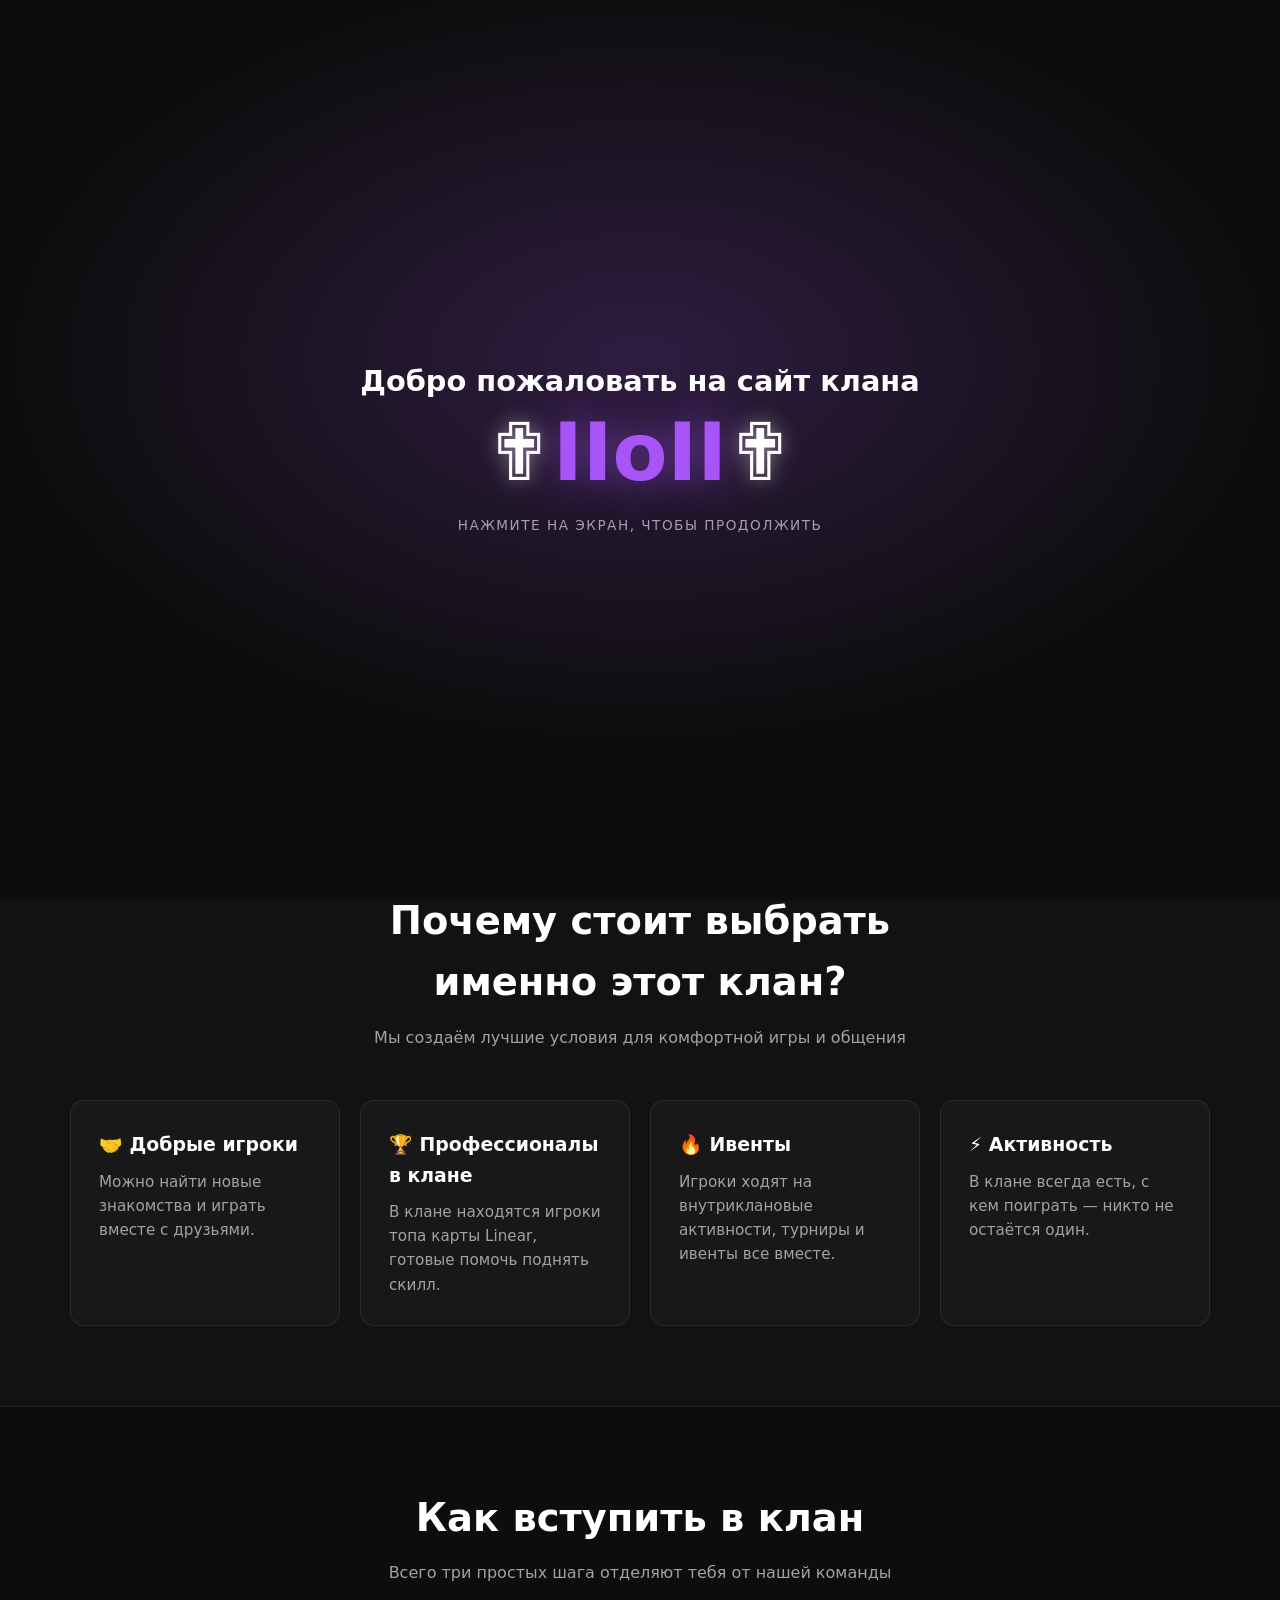
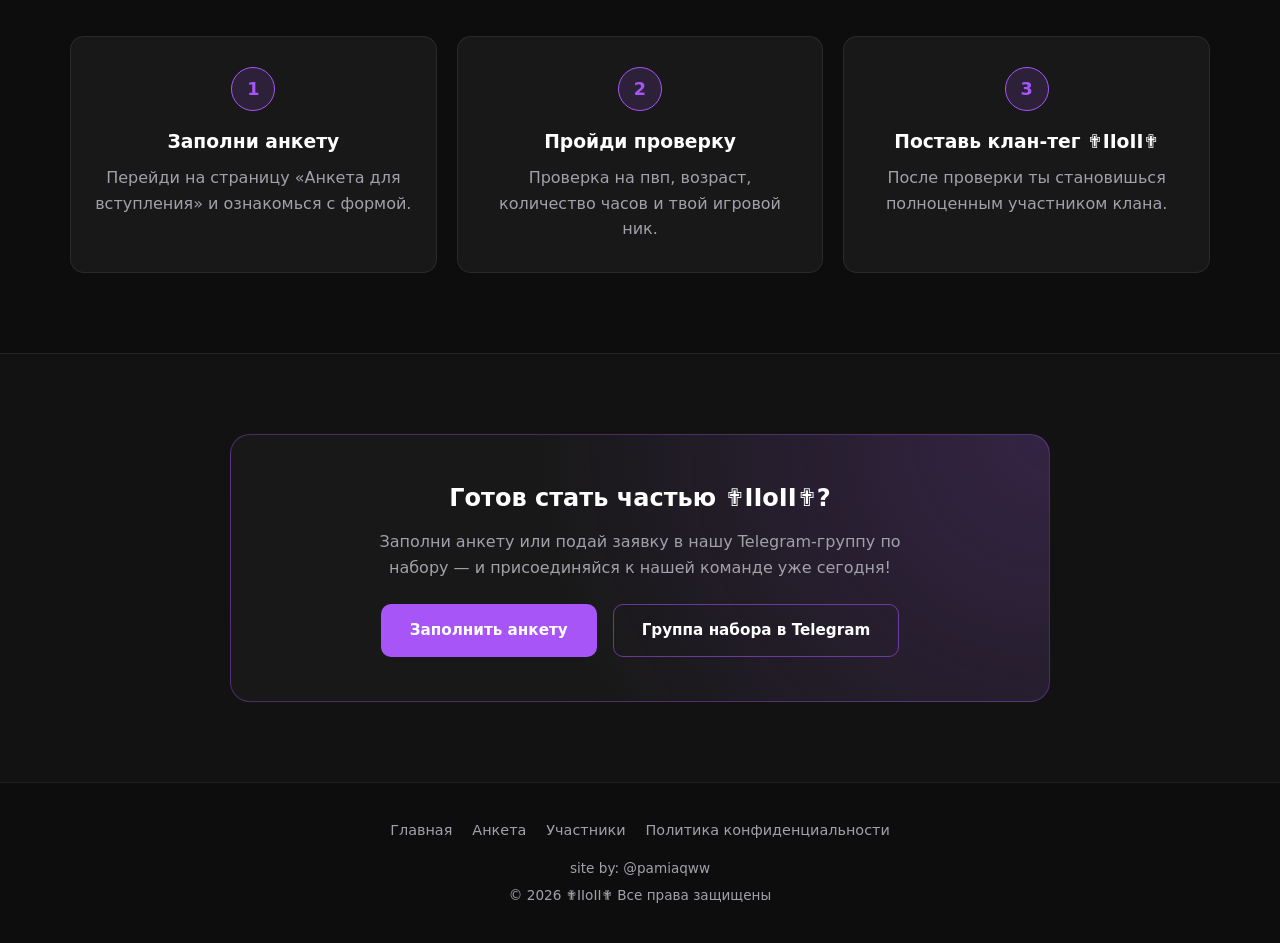
<file: index.html>
<!DOCTYPE html>
<html lang="ru">
<head>
    <meta charset="UTF-8">
    <meta name="viewport" content="width=device-width, initial-scale=1.0">
    <title>✟IIoII✟ — игровой клан DDNet</title>
    <link rel="stylesheet" href="style.css">
</head>
<body>

    <!-- ===== ЗАСТАВКА ===== -->
    <div class="welcome-overlay" id="welcomeOverlay">
        <div class="welcome-text">Добро пожаловать на сайт клана</div>
        <div class="welcome-clan-name"><span class="cross">✟</span>IIoII<span class="cross">✟</span></div>
        <div class="welcome-hint">нажмите на экран, чтобы продолжить</div>
    </div>
    <!-- ==================== -->

    <div class="header">
        <div class="container header-inner">
            <a href="index.html" class="logo">
                ✟<span>IIoII</span>✟ <span class="logo-tag">ddnet</span>
            </a>

            <div class="nav" id="mainNav">
                <a href="index.html" class="active">Главная</a>
                <a href="requirements.html">Анкета для вступления</a>
                <a href="members.html">Список участников</a>
                <a href="team.html">Союзы клана</a>
                <a href="rules.html">Правила клана</a>
            </div>

            <a href="https://t.me/+DxUmRJrFyBVmZDEy" target="_blank" class="btn btn-primary btn-sm header-cta">Вступить</a>

            <button class="burger" id="burgerBtn" aria-label="Меню">
                <span></span>
                <span></span>
                <span></span>
            </button>
        </div>
    </div>

    <div class="page-body">
        <div class="hero">
            <div class="container">
                <div class="hero-badge">Клан DDNet</div>
                <h1>✟<span class="accent">IIoII</span>✟</h1>
                <p>Мы — дружная команда единомышленников, которые любят играть вместе, прокачивать свой скилл и собираться на общие ивенты. У нас ты легко найдёшь верных тиммейтов, сможешь фаниться, помогать друг другу и просто круто проводить время в компании своих!</p>
                <div class="hero-actions">
                    <a href="requirements.html" class="btn btn-primary">Подать анкету</a>
                    <a href="members.html" class="btn btn-outline">Список участников</a>
                </div>

                <div class="stats-grid">
                    <div class="stat-card">
                        <div class="stat-num" id="membersCountStat">19</div>
                        <div class="stat-label">участников в клане</div>
                    </div>
                    <div class="stat-card">
                        <div class="stat-num">200+</div>
                        <div class="stat-label">часов нужно для вступления</div>
                    </div>
                </div>
            </div>
        </div>

        <div class="section">
            <div class="container">
                <div class="section-head">
                    <h2>Почему стоит выбрать именно этот клан?</h2>
                    <p>Мы создаём лучшие условия для комфортной игры и общения</p>
                </div>
                <div class="features">
                    <div class="card">
                        <h3>🤝 Добрые игроки</h3>
                        <p>Можно найти новые знакомства и играть вместе с друзьями.</p>
                    </div>
                    <div class="card">
                        <h3>🏆 Профессионалы в клане</h3>
                        <p>В клане находятся игроки топа карты Linear, готовые помочь поднять скилл.</p>
                    </div>
                    <div class="card">
                        <h3>🔥 Ивенты</h3>
                        <p>Игроки ходят на внутриклановые активности, турниры и ивенты все вместе.</p>
                    </div>
                    <div class="card">
                        <h3>⚡ Активность</h3>
                        <p>В клане всегда есть, с кем поиграть — никто не остаётся один.</p>
                    </div>
                </div>
            </div>
        </div>

        <div class="section section-dark">
            <div class="container">
                <div class="section-head">
                    <h2>Как вступить в клан</h2>
                    <p>Всего три простых шага отделяют тебя от нашей команды</p>
                </div>
                <div class="steps-grid">
                    <div class="step-card">
                        <div class="step-num">1</div>
                        <h3>Заполни анкету</h3>
                        <p style="color: var(--text-dim); margin-top: 8px;">Перейди на страницу «Анкета для вступления» и ознакомься с формой.</p>
                    </div>
                    <div class="step-card">
                        <div class="step-num">2</div>
                        <h3>Пройди проверку</h3>
                        <p style="color: var(--text-dim); margin-top: 8px;">Проверка на пвп, возраст, количество часов и твой игровой ник.</p>
                    </div>
                    <div class="step-card">
                        <div class="step-num">3</div>
                        <h3>Поставь клан-тег ✟IIoII✟</h3>
                        <p style="color: var(--text-dim); margin-top: 8px;">После проверки ты становишься полноценным участником клана.</p>
                    </div>
                </div>
            </div>
        </div>

        <div class="section">
            <div class="container">
                <div class="cta-box">
                    <h2>Готов стать частью ✟IIoII✟?</h2>
                    <p>Заполни анкету или подай заявку в нашу Telegram-группу по набору — и присоединяйся к нашей команде уже сегодня!</p>
                    <div class="hero-actions">
                        <a href="requirements.html" class="btn btn-primary">Заполнить анкету</a>
                        <a href="https://t.me/+DxUmRJrFyBVmZDEy" target="_blank" class="btn btn-outline">Группа набора в Telegram</a>
                    </div>
                </div>
            </div>
        </div>
    </div>

    <div class="footer">
        <div class="container">
            <div class="footer-links">
                <a href="index.html">Главная</a>
                <a href="requirements.html">Анкета</a>
                <a href="members.html">Участники</a>
                <a href="privacy.html">Политика конфиденциальности</a>
            </div>
            <div class="footer-meta">
                <span>site by: @pamiaqww</span>
                <span>© 2026 ✟IIoII✟ Все права защищены</span>
            </div>
        </div>
    </div>

    <script src="script.js"></script>
</body>
</html>
</file>
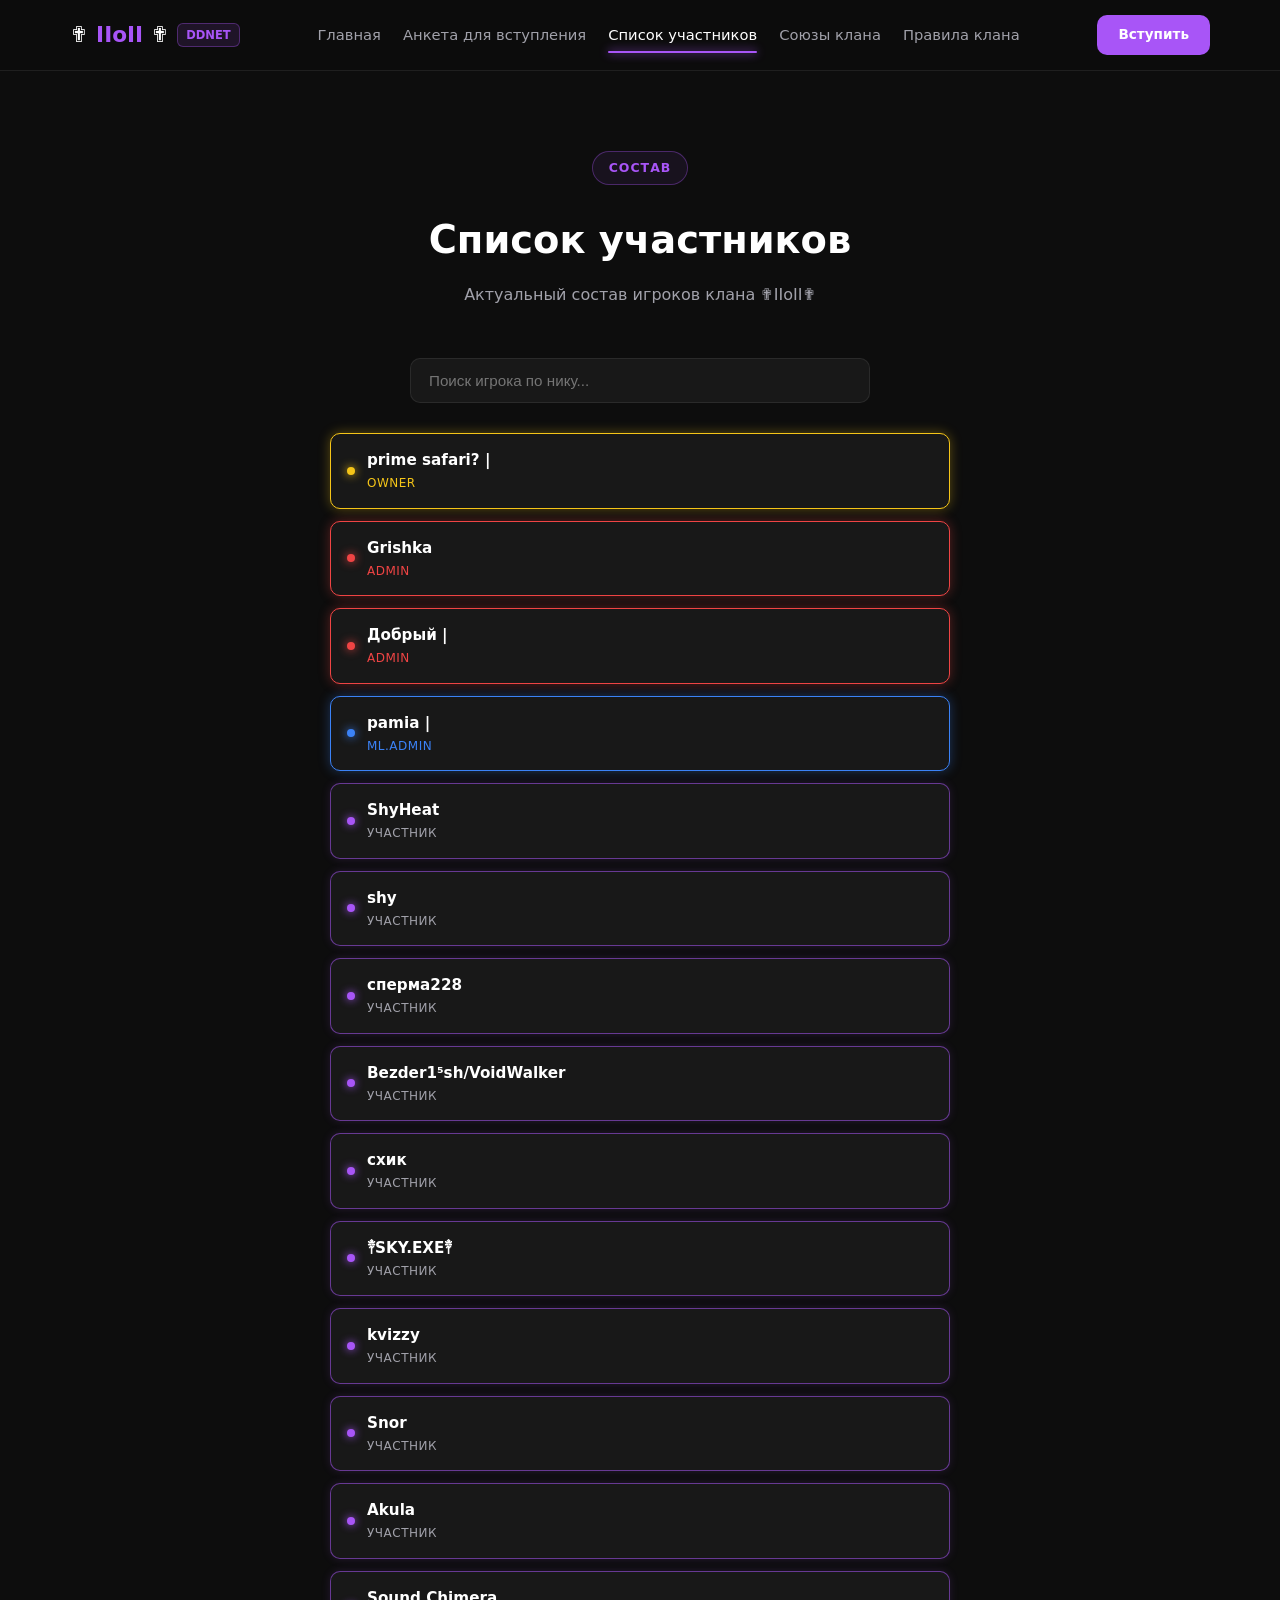
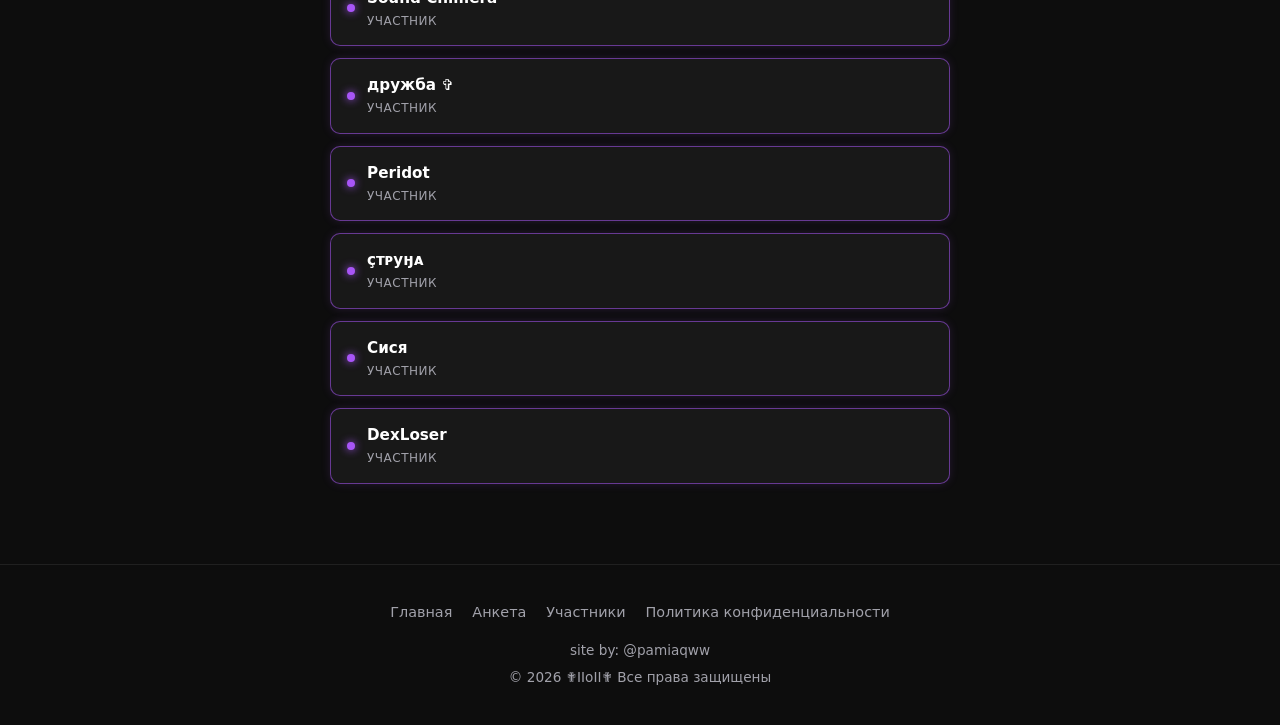
<file: members.html>
<!DOCTYPE html>
<html lang="ru">
<head>
    <meta charset="UTF-8">
    <meta name="viewport" content="width=device-width, initial-scale=1.0">
    <title>Список участников — ✟IIoII✟</title>
    <link rel="stylesheet" href="style.css">
    <link rel="stylesheet" href="members.css">
</head>
<body>

    <div class="header">
        <div class="container header-inner">
            <a href="index.html" class="logo">
                ✟<span>IIoII</span>✟ <span class="logo-tag">ddnet</span>
            </a>

            <div class="nav" id="mainNav">
                <a href="index.html">Главная</a>
                <a href="requirements.html">Анкета для вступления</a>
                <a href="members.html" class="active">Список участников</a>
                <a href="team.html">Союзы клана</a>
                <a href="rules.html">Правила клана</a>
            </div>

            <a href="https://t.me" target="_blank" class="btn btn-primary btn-sm header-cta">Вступить</a>

            <button class="burger" id="burgerBtn" aria-label="Меню">
                <span></span>
                <span></span>
                <span></span>
            </button>
        </div>
    </div>

    <div class="page-body">
        <div class="section section-dark" style="border-top: none;">
            <div class="container">
                <div class="section-head">
                    <div class="hero-badge">Состав</div>
                    <h1>Список участников</h1>
                    <p>Актуальный состав игроков клана ✟IIoII✟</p>
                </div>

                <div class="search-bar">
                    <input type="text" id="memberSearch" placeholder="Поиск игрока по нику..." oninput="filterMembers()">
                </div>

                <div class="members-grid" id="membersList"></div>
            </div>
        </div>
    </div>

    <div class="footer">
        <div class="container">
            <div class="footer-links">
                <a href="index.html">Главная</a>
                <a href="requirements.html">Анкета</a>
                <a href="members.html">Участники</a>
                <a href="privacy.html">Политика конфиденциальности</a>
            </div>
            <div class="footer-meta">
                <span>site by: @pamiaqww</span>
                <span>© 2026 ✟IIoII✟ Все права защищены</span>
            </div>
        </div>
    </div>

    <script src="script.js"></script>
</body>
</html>
</file>
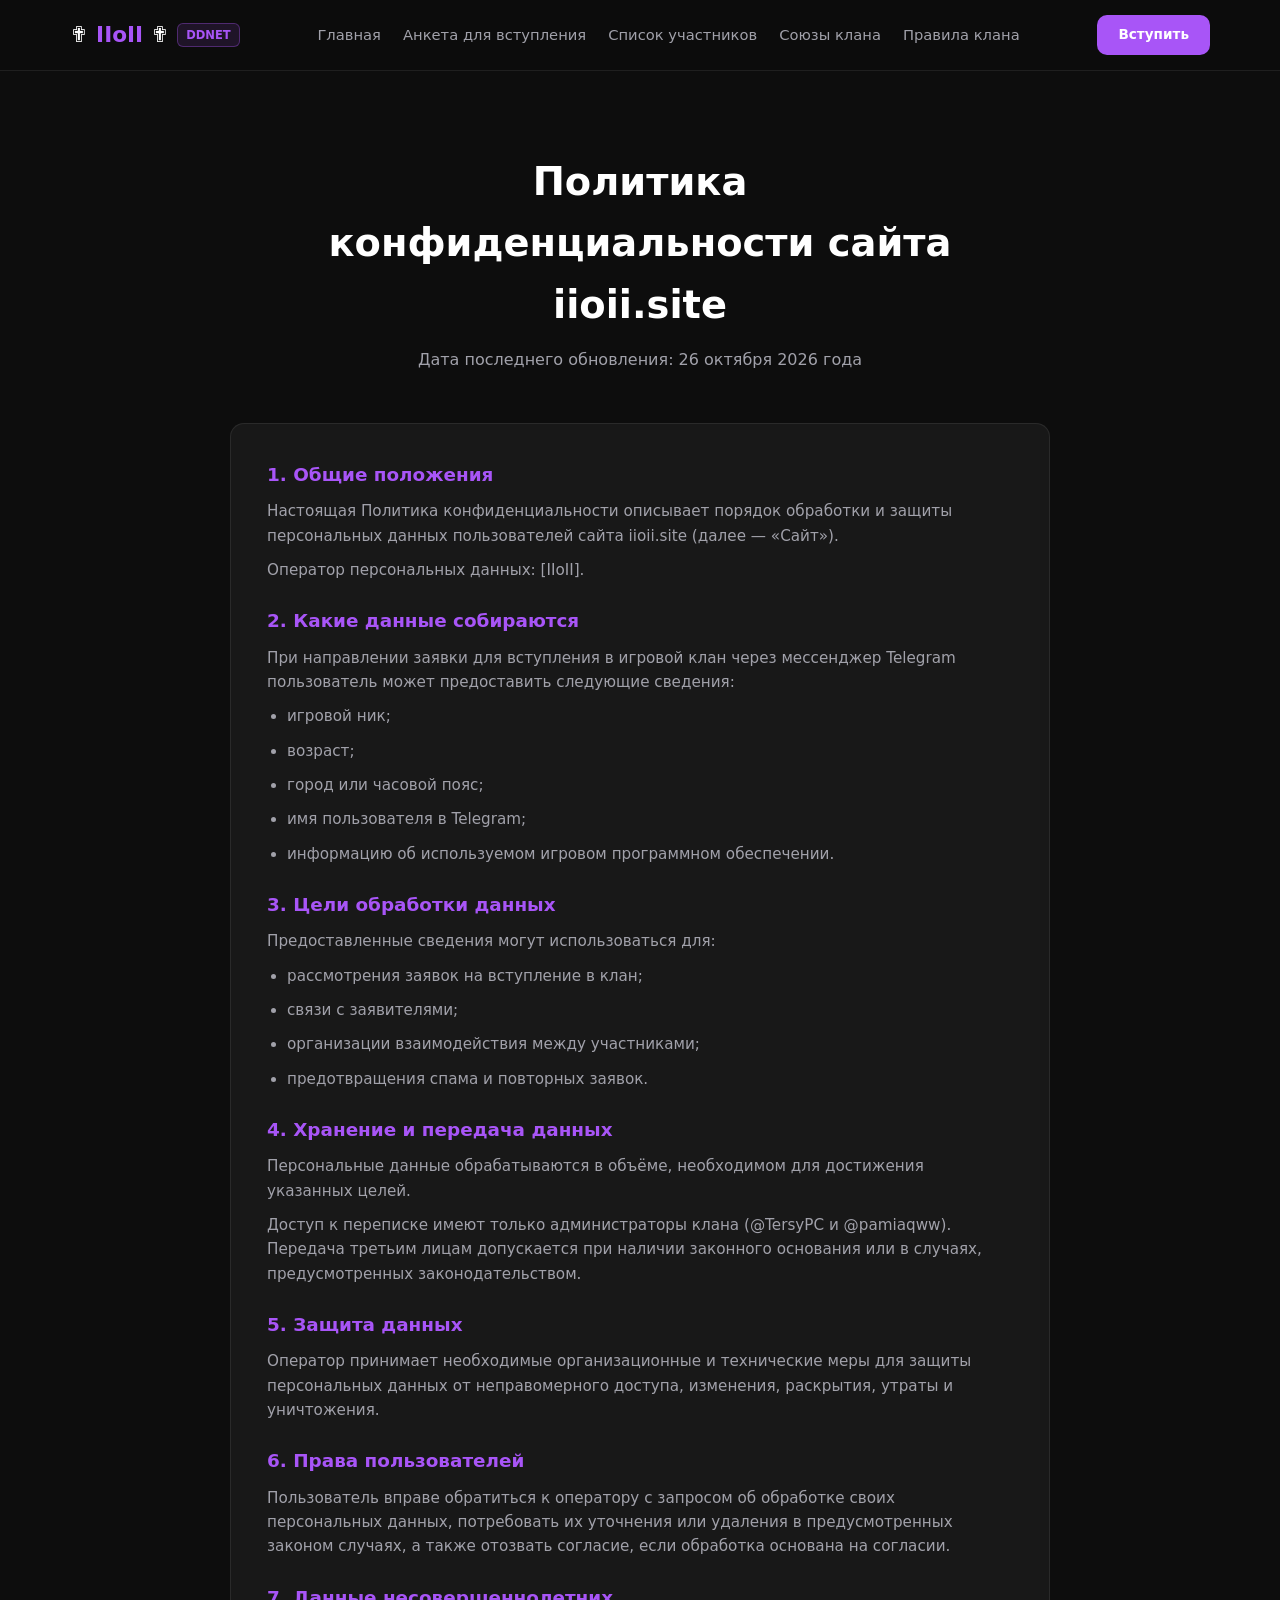
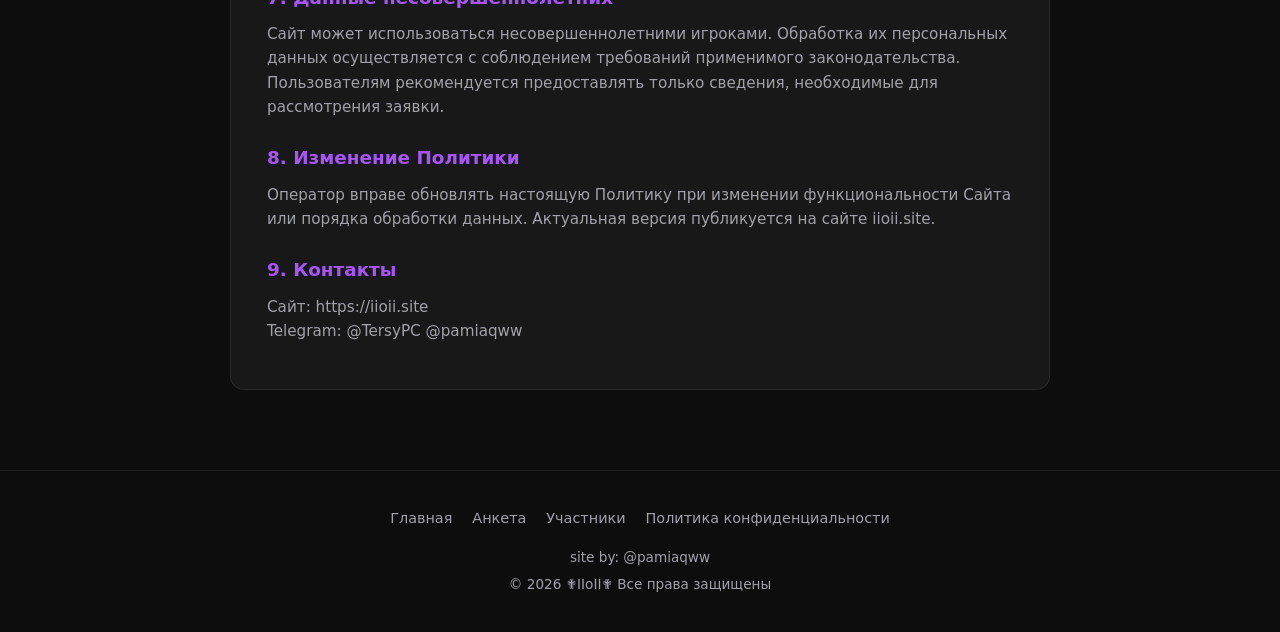
<file: privacy.html>
<!DOCTYPE html>
<html lang="ru">
<head>
    <meta charset="UTF-8">
    <meta name="viewport" content="width=device-width, initial-scale=1.0">
    <title>Политика конфиденциальности — ✟IIoII✟</title>
    <link rel="stylesheet" href="style.css">
    <link rel="stylesheet" href="privacy.css">
</head>
<body>

    <div class="header">
        <div class="container header-inner">
            <a href="index.html" class="logo">
                ✟<span>IIoII</span>✟ <span class="logo-tag">ddnet</span>
            </a>

            <div class="nav" id="mainNav">
                <a href="index.html">Главная</a>
                <a href="requirements.html">Анкета для вступления</a>
                <a href="members.html">Список участников</a>
                <a href="team.html">Союзы клана</a>
                <a href="rules.html">Правила клана</a>
            </div>

            <a href="https://t.me" target="_blank" class="btn btn-primary btn-sm header-cta">Вступить</a>

            <button class="burger" id="burgerBtn" aria-label="Меню">
                <span></span>
                <span></span>
                <span></span>
            </button>
        </div>
    </div>

    <div class="page-body">
        <div class="section section-dark" style="border-top: none;">
            <div class="container">
                <div class="section-head">
                    <h1>Политика конфиденциальности сайта iioii.site</h1>
                    <p>Дата последнего обновления: 26 октября 2026 года</p>
                </div>

                <div class="privacy-content">
                    <h3>1. Общие положения</h3>
                    <p>Настоящая Политика конфиденциальности описывает порядок обработки и защиты персональных данных пользователей сайта iioii.site (далее — «Сайт»).</p>
                    <p>Оператор персональных данных: [IIoII].</p>

                    <h3>2. Какие данные собираются</h3>
                    <p>При направлении заявки для вступления в игровой клан через мессенджер Telegram пользователь может предоставить следующие сведения:</p>
                    <ul>
                        <li>игровой ник;</li>
                        <li>возраст;</li>
                        <li>город или часовой пояс;</li>
                        <li>имя пользователя в Telegram;</li>
                        <li>информацию об используемом игровом программном обеспечении.</li>
                    </ul>

                    <h3>3. Цели обработки данных</h3>
                    <p>Предоставленные сведения могут использоваться для:</p>
                    <ul>
                        <li>рассмотрения заявок на вступление в клан;</li>
                        <li>связи с заявителями;</li>
                        <li>организации взаимодействия между участниками;</li>
                        <li>предотвращения спама и повторных заявок.</li>
                    </ul>

                    <h3>4. Хранение и передача данных</h3>
                    <p>Персональные данные обрабатываются в объёме, необходимом для достижения указанных целей.</p>
                    <p>Доступ к переписке имеют только администраторы клана (@TersyPC и @pamiaqww). Передача третьим лицам допускается при наличии законного основания или в случаях, предусмотренных законодательством.</p>

                    <h3>5. Защита данных</h3>
                    <p>Оператор принимает необходимые организационные и технические меры для защиты персональных данных от неправомерного доступа, изменения, раскрытия, утраты и уничтожения.</p>

                    <h3>6. Права пользователей</h3>
                    <p>Пользователь вправе обратиться к оператору с запросом об обработке своих персональных данных, потребовать их уточнения или удаления в предусмотренных законом случаях, а также отозвать согласие, если обработка основана на согласии.</p>

                    <h3>7. Данные несовершеннолетних</h3>
                    <p>Сайт может использоваться несовершеннолетними игроками. Обработка их персональных данных осуществляется с соблюдением требований применимого законодательства. Пользователям рекомендуется предоставлять только сведения, необходимые для рассмотрения заявки.</p>

                    <h3>8. Изменение Политики</h3>
                    <p>Оператор вправе обновлять настоящую Политику при изменении функциональности Сайта или порядка обработки данных. Актуальная версия публикуется на сайте iioii.site.</p>

                    <h3>9. Контакты</h3>
                    <p>Сайт: https://iioii.site<br>Telegram: @TersyPC @pamiaqww</p>
                </div>
            </div>
        </div>
    </div>

    <div class="footer">
        <div class="container">
            <div class="footer-links">
                <a href="index.html">Главная</a>
                <a href="requirements.html">Анкета</a>
                <a href="members.html">Участники</a>
                <a href="privacy.html">Политика конфиденциальности</a>
            </div>
            <div class="footer-meta">
                <span>site by: @pamiaqww</span>
                <span>© 2026 ✟IIoII✟ Все права защищены</span>
            </div>
        </div>
    </div>

    <script src="script.js"></script>
</body>
</html>
</file>
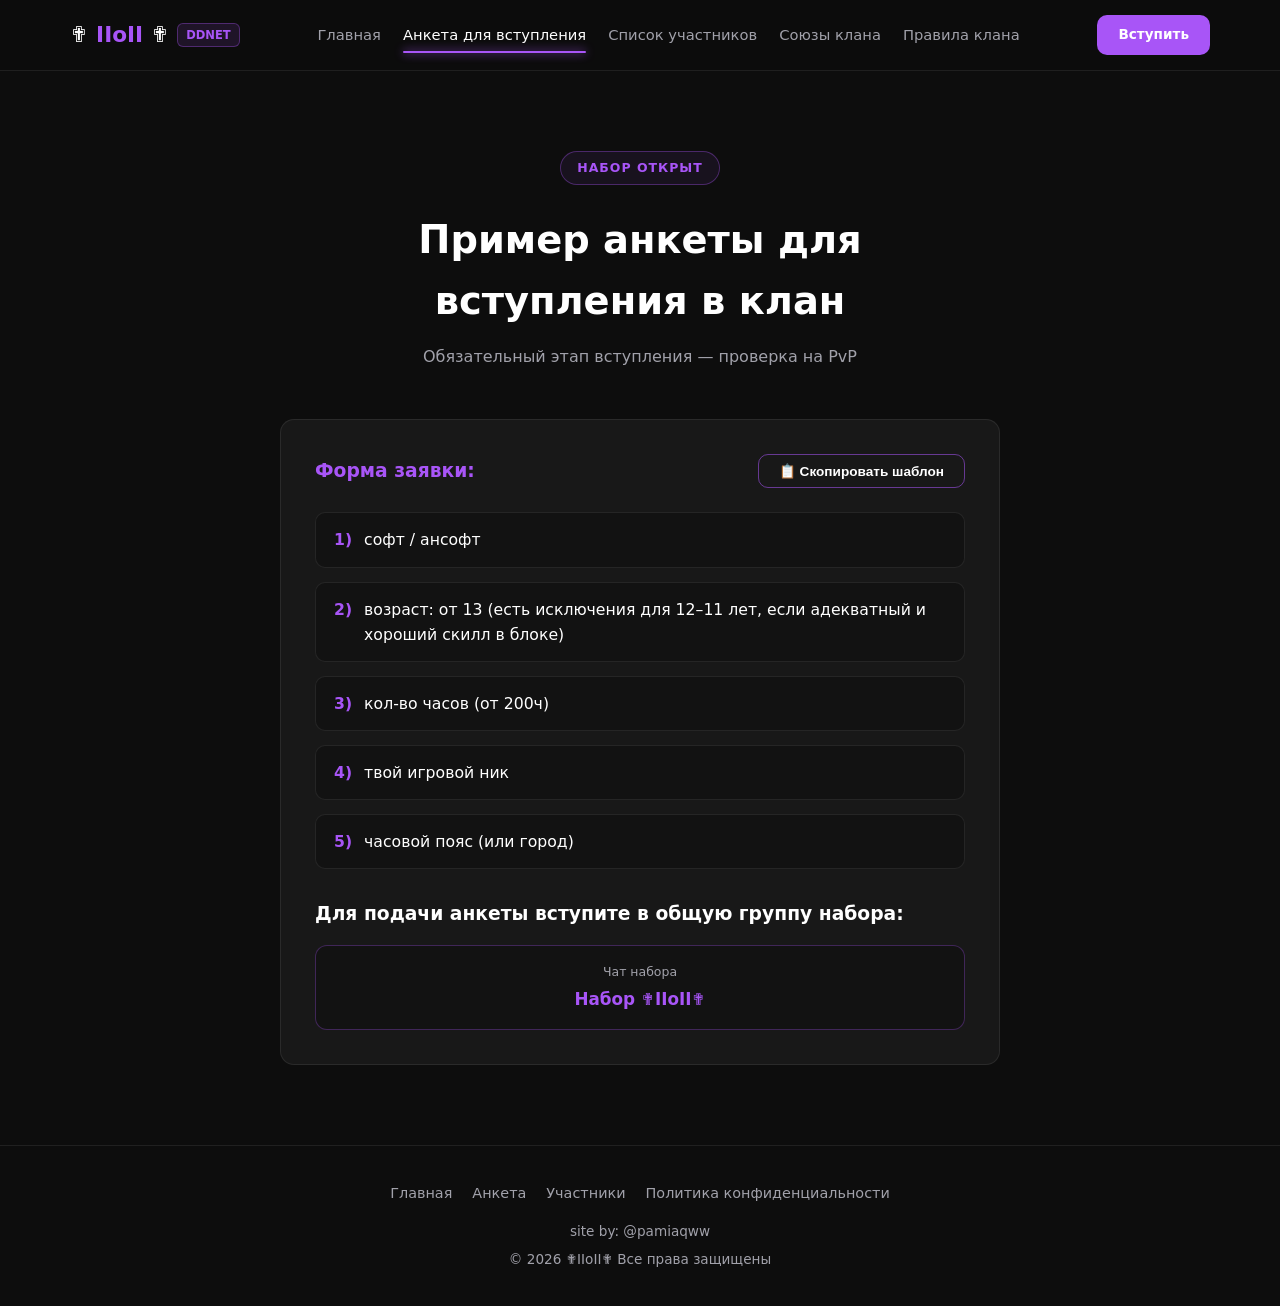
<file: requirements.html>
<!DOCTYPE html>
<html lang="ru">
<head>
    <meta charset="UTF-8">
    <meta name="viewport" content="width=device-width, initial-scale=1.0">
    <title>Анкета для вступления — ✟IIoII✟</title>
    <link rel="stylesheet" href="style.css">
    <link rel="stylesheet" href="requirements.css">
</head>
<body>

    <div class="header">
        <div class="container header-inner">
            <a href="index.html" class="logo">
                ✟<span>IIoII</span>✟ <span class="logo-tag">ddnet</span>
            </a>

            <div class="nav" id="mainNav">
                <a href="index.html">Главная</a>
                <a href="requirements.html" class="active">Анкета для вступления</a>
                <a href="members.html">Список участников</a>
                <a href="team.html">Союзы клана</a>
                <a href="rules.html">Правила клана</a>
            </div>

            <a href="https://t.me/+DxUmRJrFyBVmZDEy" target="_blank" class="btn btn-primary btn-sm header-cta">Вступить</a>

            <button class="burger" id="burgerBtn" aria-label="Меню">
                <span></span>
                <span></span>
                <span></span>
            </button>
        </div>
    </div>

    <div class="page-body">
        <div class="section section-dark" style="border-top: none;">
            <div class="container">
                <div class="section-head">
                    <div class="hero-badge">Набор открыт</div>
                    <h1>Пример анкеты для вступления в клан</h1>
                    <p>Обязательный этап вступления — проверка на PvP</p>
                </div>

                <div class="form-box">
                    <div class="form-header">
                        <h3 style="color: var(--accent);">Форма заявки:</h3>
                        <button onclick="copyTemplate()" class="btn btn-outline btn-sm" id="copyBtn">📋 Скопировать шаблон</button>
                    </div>

                    <ul class="req-list">
                        <li><span class="req-num">1)</span> <span>софт / ансофт</span></li>
                        <li><span class="req-num">2)</span> <span>возраст: от 13 (есть исключения для 12–11 лет, если адекватный и хороший скилл в блоке)</span></li>
                        <li><span class="req-num">3)</span> <span>кол-во часов (от 200ч)</span></li>
                        <li><span class="req-num">4)</span> <span>твой игровой ник</span></li>
                        <li><span class="req-num">5)</span> <span>часовой пояс (или город)</span></li>
                    </ul>

                    <h3 style="margin-bottom: 6px;">Для подачи анкеты вступите в общую группу набора:</h3>

                    <div class="admins-grid">
                        <a href="https://t.me/+DxUmRJrFyBVmZDEy" target="_blank" class="admin-card">
                            <span class="admin-role">Чат набора</span>
                            <span class="admin-nick">Набор ✟IIoII✟</span>
                        </a>
                    </div>
                </div>
            </div>
        </div>
    </div>

    <div class="footer">
        <div class="container">
            <div class="footer-links">
                <a href="index.html">Главная</a>
                <a href="requirements.html">Анкета</a>
                <a href="members.html">Участники</a>
                <a href="privacy.html">Политика конфиденциальности</a>
            </div>
            <div class="footer-meta">
                <span>site by: @pamiaqww</span>
                <span>© 2026 ✟IIoII✟ Все права защищены</span>
            </div>
        </div>
    </div>

    <script src="script.js"></script>
</body>
</html>
</file>
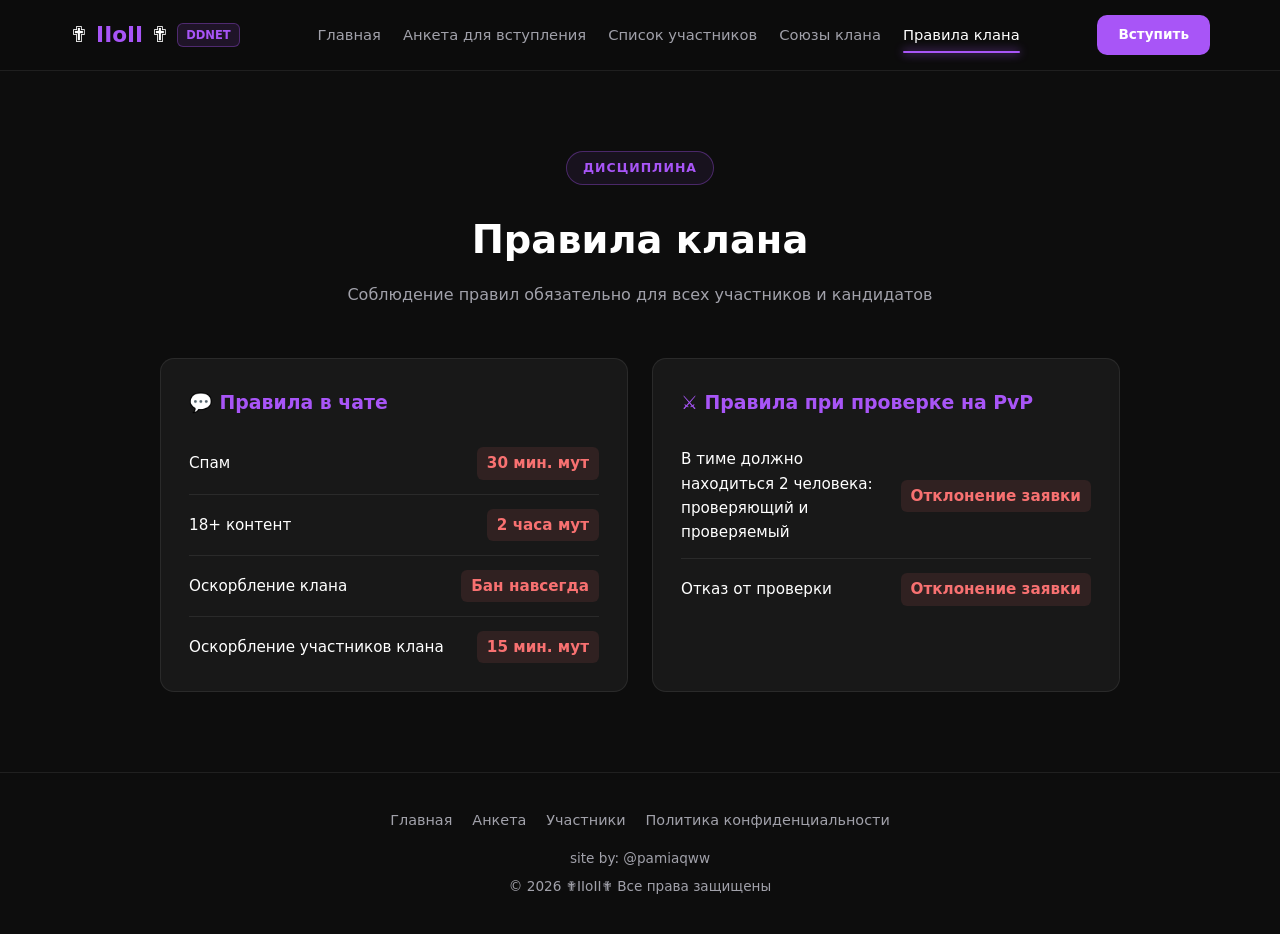
<file: rules.html>
<!DOCTYPE html>
<html lang="ru">
<head>
    <meta charset="UTF-8">
    <meta name="viewport" content="width=device-width, initial-scale=1.0">
    <title>Правила клана — ✟IIoII✟</title>
    <link rel="stylesheet" href="style.css">
    <link rel="stylesheet" href="rules.css">
</head>
<body>

    <div class="header">
        <div class="container header-inner">
            <a href="index.html" class="logo">
                ✟<span>IIoII</span>✟ <span class="logo-tag">ddnet</span>
            </a>

            <div class="nav" id="mainNav">
                <a href="index.html">Главная</a>
                <a href="requirements.html">Анкета для вступления</a>
                <a href="members.html">Список участников</a>
                <a href="team.html">Союзы клана</a>
                <a href="rules.html" class="active">Правила клана</a>
            </div>

            <a href="https://t.me" target="_blank" class="btn btn-primary btn-sm header-cta">Вступить</a>

            <button class="burger" id="burgerBtn" aria-label="Меню">
                <span></span>
                <span></span>
                <span></span>
            </button>
        </div>
    </div>

    <div class="page-body">
        <div class="section section-dark" style="border-top: none;">
            <div class="container">
                <div class="section-head">
                    <div class="hero-badge">Дисциплина</div>
                    <h1>Правила клана</h1>
                    <p>Соблюдение правил обязательно для всех участников и кандидатов</p>
                </div>

                <div class="rules-grid">
                    <div class="card">
                        <h3 style="color: var(--accent); margin-bottom: 16px;">💬 Правила в чате</h3>
                        <div class="rule-row">
                            <span>Спам</span>
                            <span class="rule-punish">30 мин. мут</span>
                        </div>
                        <div class="rule-row">
                            <span>18+ контент</span>
                            <span class="rule-punish">2 часа мут</span>
                        </div>
                        <div class="rule-row">
                            <span>Оскорбление клана</span>
                            <span class="rule-punish">Бан навсегда</span>
                        </div>
                        <div class="rule-row">
                            <span>Оскорбление участников клана</span>
                            <span class="rule-punish">15 мин. мут</span>
                        </div>
                    </div>

                    <div class="card">
                        <h3 style="color: var(--accent); margin-bottom: 16px;">⚔️ Правила при проверке на PvP</h3>
                        <div class="rule-row">
                            <span>В тиме должно находиться 2 человека: проверяющий и проверяемый</span>
                            <span class="rule-punish">Отклонение заявки</span>
                        </div>
                        <div class="rule-row">
                            <span>Отказ от проверки</span>
                            <span class="rule-punish">Отклонение заявки</span>
                        </div>
                    </div>
                </div>
            </div>
        </div>
    </div>

    <div class="footer">
        <div class="container">
            <div class="footer-links">
                <a href="index.html">Главная</a>
                <a href="requirements.html">Анкета</a>
                <a href="members.html">Участники</a>
                <a href="privacy.html">Политика конфиденциальности</a>
            </div>
            <div class="footer-meta">
                <span>site by: @pamiaqww</span>
                <span>© 2026 ✟IIoII✟ Все права защищены</span>
            </div>
        </div>
    </div>

    <script src="script.js"></script>
</body>
</html>
</file>
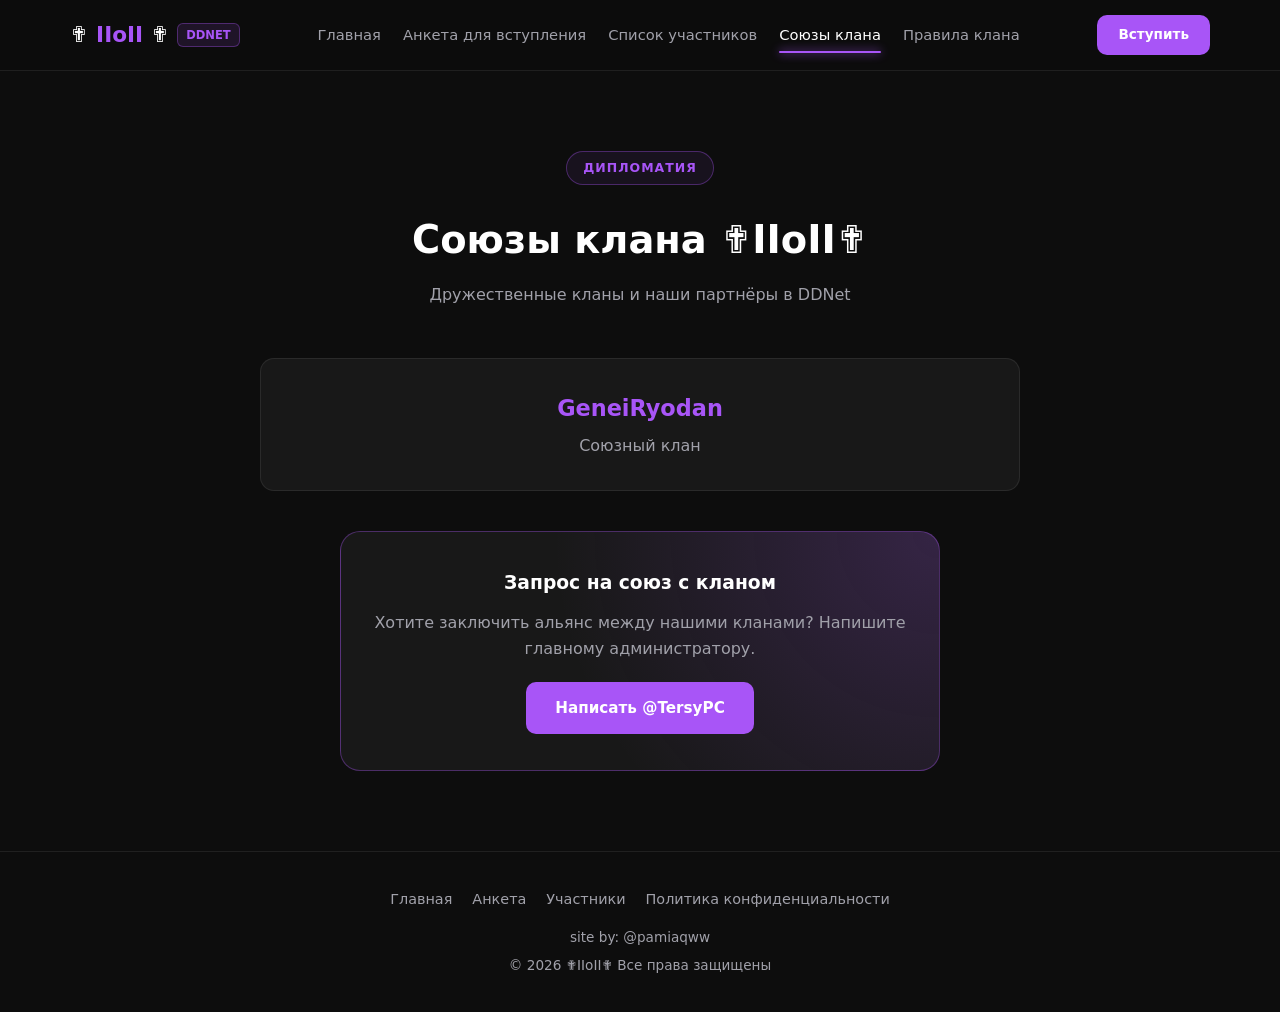
<file: team.html>
<!DOCTYPE html>
<html lang="ru">
<head>
    <meta charset="UTF-8">
    <meta name="viewport" content="width=device-width, initial-scale=1.0">
    <title>Союзы клана — ✟IIoII✟</title>
    <link rel="stylesheet" href="style.css">
    <link rel="stylesheet" href="team.css">
</head>
<body>

    <div class="header">
        <div class="container header-inner">
            <a href="index.html" class="logo">
                ✟<span>IIoII</span>✟ <span class="logo-tag">ddnet</span>
            </a>

            <div class="nav" id="mainNav">
                <a href="index.html">Главная</a>
                <a href="requirements.html">Анкета для вступления</a>
                <a href="members.html">Список участников</a>
                <a href="team.html" class="active">Союзы клана</a>
                <a href="rules.html">Правила клана</a>
            </div>

            <a href="https://t.me" target="_blank" class="btn btn-primary btn-sm header-cta">Вступить</a>

            <button class="burger" id="burgerBtn" aria-label="Меню">
                <span></span>
                <span></span>
                <span></span>
            </button>
        </div>
    </div>

    <div class="page-body">
        <div class="section section-dark" style="border-top: none;">
            <div class="container">
                <div class="section-head">
                    <div class="hero-badge">Дипломатия</div>
                    <h1>Союзы клана ✟IIoII✟</h1>
                    <p>Дружественные кланы и наши партнёры в DDNet</p>
                </div>

                <div class="allies-grid">
                    <div class="ally-card">
                        <h3>GeneiRyodan</h3>
                        <p style="color: var(--text-dim);">Союзный клан</p>
                    </div>
                </div>

                <div class="cta-box" style="max-width: 600px; padding: 36px 24px;">
                    <h3>Запрос на союз с кланом</h3>
                    <p style="margin-bottom: 20px;">Хотите заключить альянс между нашими кланами? Напишите главному администратору.</p>
                    <a href="https://t.me" target="_blank" class="btn btn-primary">Написать @TersyPC</a>
                </div>
            </div>
        </div>
    </div>

    <div class="footer">
        <div class="container">
            <div class="footer-links">
                <a href="index.html">Главная</a>
                <a href="requirements.html">Анкета</a>
                <a href="members.html">Участники</a>
                <a href="privacy.html">Политика конфиденциальности</a>
            </div>
            <div class="footer-meta">
                <span>site by: @pamiaqww</span>
                <span>© 2026 ✟IIoII✟ Все права защищены</span>
            </div>
        </div>
    </div>

    <script src="script.js"></script>
</body>
</html>
</file>
<file: style.css>
*, *::before, *::after {
    margin: 0;
    padding: 0;
    box-sizing: border-box;
}

:root {
    --bg: #0d0d0d;
    --bg-alt: #121212;
    --card: #181818;
    --card-hover: #1f1f1f;
    --accent: #a855f7;
    --accent-hover: #b975f9;
    --accent-glow: rgba(168, 85, 247, 0.45);
    --text: #ffffff;
    --text-dim: #a1a1aa;
    --border: rgba(255, 255, 255, 0.08);
    --radius: 14px;
    --container: 1180px;
}

html {
    scroll-behavior: smooth;
}

body {
    font-family: 'Segoe UI', system-ui, -apple-system, Arial, sans-serif;
    background: var(--bg);
    color: var(--text);
    line-height: 1.6;
    overflow-x: hidden;
    display: flex;
    flex-direction: column;
    min-height: 100vh;
}

.container {
    width: 100%;
    max-width: var(--container);
    margin: 0 auto;
    padding: 0 20px;
}

/* ===== Заставка (прелоадер) ===== */
.welcome-overlay {
    position: fixed;
    top: 0;
    left: 0;
    width: 100%;
    height: 100%;
    z-index: 99999;
    display: flex;
    flex-direction: column;
    align-items: center;
    justify-content: center;
    gap: 12px;
    padding: 24px;
    text-align: center;
    cursor: pointer;
    background: #0d0d0d;
    background: radial-gradient(ellipse 70% 60% at 50% 40%, rgba(168, 85, 247, 0.22), transparent 70%), #0d0d0d;
    transition: opacity 0.6s ease, visibility 0.6s ease;
}

    .welcome-overlay.hidden {
        opacity: 0;
        visibility: hidden;
        pointer-events: none;
    }

.welcome-text {
    font-size: clamp(1.2rem, 3.5vw, 1.8rem);
    font-weight: 600;
    color: #ffffff;
    max-width: 900px;
    line-height: 1.3;
    animation: welcomeFadeIn 1s ease both;
}

.welcome-clan-name {
    font-size: clamp(3rem, 8vw, 5rem);
    font-weight: 900;
    color: #a855f7;
    text-shadow: 0 0 40px rgba(168, 85, 247, 0.6);
    line-height: 1;
    margin-bottom: 10px;
    animation: welcomeFadeIn 1s ease 0.2s both;
}

    /* Белые кресты */
    .welcome-clan-name .cross {
        color: #ffffff;
        text-shadow: 0 0 20px rgba(255, 255, 255, 0.5);
    }

.welcome-hint {
    font-size: 0.85rem;
    text-transform: uppercase;
    letter-spacing: 1.5px;
    color: #a1a1aa;
    animation: welcomePulse 1.8s ease-in-out infinite;
}

@keyframes welcomeFadeIn {
    from {
        opacity: 0;
        transform: translateY(12px);
    }

    to {
        opacity: 1;
        transform: translateY(0);
    }
}

@keyframes welcomePulse {
    0%, 100% {
        opacity: 0.45;
    }

    50% {
        opacity: 1;
    }
}

/* ===== Кнопки ===== */
.btn {
    display: inline-flex;
    align-items: center;
    justify-content: center;
    gap: 8px;
    padding: 13px 28px;
    border-radius: 10px;
    font-size: 0.95rem;
    font-weight: 600;
    border: 1px solid transparent;
    cursor: pointer;
    transition: all 0.25s ease;
    text-decoration: none;
}

.btn-primary {
    background: var(--accent);
    color: #fff;
}

    .btn-primary:hover {
        background: var(--accent-hover);
        box-shadow: 0 0 24px var(--accent-glow);
        transform: translateY(-2px);
    }

.btn-outline {
    background: transparent;
    color: var(--text);
    border-color: rgba(168, 85, 247, 0.55);
}

    .btn-outline:hover {
        border-color: var(--accent);
        background: rgba(168, 85, 247, 0.1);
        transform: translateY(-2px);
    }

.btn-sm {
    padding: 8px 20px;
    font-size: 0.85rem;
}

/* ===== Шапка ===== */
.header {
    position: sticky;
    top: 0;
    z-index: 100;
    background: rgba(13, 13, 13, 0.9);
    backdrop-filter: blur(14px);
    border-bottom: 1px solid var(--border);
}

.header-inner {
    display: flex;
    align-items: center;
    justify-content: space-between;
    height: 70px;
    gap: 16px;
}

.logo {
    font-size: 1.35rem;
    font-weight: 800;
    color: #fff;
    text-decoration: none;
    display: flex;
    align-items: center;
    gap: 8px;
    white-space: nowrap;
}

    .logo span {
        color: var(--accent);
    }

.logo-tag {
    font-size: 0.72rem;
    font-weight: 700;
    text-transform: uppercase;
    color: var(--accent);
    background: rgba(168, 85, 247, 0.12);
    border: 1px solid rgba(168, 85, 247, 0.35);
    padding: 2px 8px;
    border-radius: 6px;
}

.nav {
    display: flex;
    align-items: center;
    gap: 22px;
}

    .nav a {
        font-size: 0.92rem;
        color: var(--text-dim);
        text-decoration: none;
        transition: color 0.25s;
        position: relative;
        padding: 4px 0;
    }

        .nav a:hover,
        .nav a.active {
            color: var(--text);
        }

            .nav a.active::after {
                content: '';
                position: absolute;
                bottom: -2px;
                left: 0;
                width: 100%;
                height: 2px;
                background: var(--accent);
                box-shadow: 0 0 10px var(--accent);
                border-radius: 2px;
            }

.burger {
    display: none;
    flex-direction: column;
    gap: 5px;
    background: var(--card);
    border: 1px solid var(--border);
    padding: 10px;
    border-radius: 10px;
    cursor: pointer;
}

    .burger span {
        display: block;
        width: 22px;
        height: 2px;
        background: var(--text);
    }

/* ===== Общие блоки ===== */
.page-body {
    flex: 1;
}

.hero {
    padding: 100px 0 90px;
    text-align: center;
    background: radial-gradient(ellipse 60% 50% at 50% 0%, rgba(168, 85, 247, 0.18), transparent 70%), var(--bg);
}

.hero-badge {
    display: inline-flex;
    align-items: center;
    padding: 6px 16px;
    margin-bottom: 24px;
    font-size: 0.78rem;
    font-weight: 600;
    color: var(--accent);
    border: 1px solid rgba(168, 85, 247, 0.35);
    border-radius: 999px;
    background: rgba(168, 85, 247, 0.07);
    text-transform: uppercase;
    letter-spacing: 1px;
}

.hero h1 {
    font-size: clamp(2.8rem, 8vw, 5rem);
    font-weight: 900;
    margin-bottom: 20px;
    line-height: 1.1;
}

    .hero h1 .accent {
        color: var(--accent);
        text-shadow: 0 0 30px var(--accent-glow);
    }

.hero p {
    max-width: 650px;
    margin: 0 auto 36px;
    color: var(--text-dim);
    font-size: 1.08rem;
}

.hero-actions {
    display: flex;
    flex-wrap: wrap;
    gap: 16px;
    justify-content: center;
}

.stats-grid {
    display: grid;
    grid-template-columns: repeat(auto-fit, minmax(220px, 1fr));
    gap: 20px;
    max-width: 720px;
    margin: 56px auto 0;
}

.stat-card {
    background: var(--card);
    border: 1px solid var(--border);
    border-radius: var(--radius);
    padding: 24px 20px;
    text-align: center;
}

.stat-num {
    font-size: 2.5rem;
    font-weight: 800;
    color: var(--accent);
    text-shadow: 0 0 20px var(--accent-glow);
    line-height: 1.2;
    margin-bottom: 6px;
}

.stat-label {
    color: var(--text-dim);
    font-size: 0.9rem;
}

.section {
    padding: 80px 0;
    background: var(--bg-alt);
    border-top: 1px solid var(--border);
}

.section-dark {
    background: var(--bg);
}

.section-head {
    text-align: center;
    max-width: 660px;
    margin: 0 auto 50px;
}

    .section-head h1,
    .section-head h2 {
        font-size: clamp(1.8rem, 4vw, 2.4rem);
        font-weight: 800;
        margin-bottom: 12px;
    }

    .section-head p {
        color: var(--text-dim);
        font-size: 1rem;
    }

.features {
    display: grid;
    grid-template-columns: repeat(auto-fit, minmax(250px, 1fr));
    gap: 20px;
}

.card {
    padding: 28px;
    background: var(--card);
    border: 1px solid var(--border);
    border-radius: var(--radius);
    transition: all 0.3s ease;
}

    .card:hover {
        background: var(--card-hover);
        border-color: rgba(168, 85, 247, 0.45);
        transform: translateY(-5px);
    }

    .card h3 {
        margin-bottom: 10px;
        font-size: 1.18rem;
        color: var(--text);
    }

    .card p {
        color: var(--text-dim);
        font-size: 0.95rem;
    }

.steps-grid {
    display: grid;
    grid-template-columns: repeat(auto-fit, minmax(270px, 1fr));
    gap: 20px;
}

.step-card {
    padding: 30px 24px;
    background: var(--card);
    border: 1px solid var(--border);
    border-radius: var(--radius);
    text-align: center;
}

.step-num {
    width: 44px;
    height: 44px;
    margin: 0 auto 16px;
    border-radius: 50%;
    background: rgba(168, 85, 247, 0.15);
    border: 1px solid var(--accent);
    color: var(--accent);
    font-weight: 800;
    font-size: 1.1rem;
    display: flex;
    align-items: center;
    justify-content: center;
}

.cta-box {
    background: radial-gradient(circle at top right, rgba(168, 85, 247, 0.2), transparent 60%), var(--card);
    border: 1px solid rgba(168, 85, 247, 0.35);
    border-radius: 20px;
    padding: 44px 28px;
    text-align: center;
    max-width: 820px;
    margin: 0 auto;
}

    .cta-box h2, .cta-box h3 {
        margin-bottom: 12px;
    }

    .cta-box p {
        color: var(--text-dim);
        max-width: 560px;
        margin: 0 auto 24px;
    }

/* ===== Подвал ===== */
.footer {
    padding: 36px 0;
    background: var(--bg);
    border-top: 1px solid var(--border);
    text-align: center;
    color: var(--text-dim);
    font-size: 0.9rem;
    margin-top: auto;
}

.footer-links {
    display: flex;
    flex-wrap: wrap;
    justify-content: center;
    gap: 20px;
    margin-bottom: 16px;
}

    .footer-links a {
        color: var(--text-dim);
        text-decoration: none;
        transition: color 0.2s;
    }

        .footer-links a:hover {
            color: var(--accent);
        }

.footer-meta {
    display: flex;
    flex-direction: column;
    gap: 6px;
    font-size: 0.85rem;
}

@media (max-width: 860px) {
    .burger {
        display: flex;
    }

    .header-cta {
        display: none;
    }

    .nav {
        display: none;
        position: absolute;
        top: 70px;
        left: 0;
        width: 100%;
        background: rgba(13, 13, 13, 0.97);
        border-bottom: 1px solid var(--border);
        flex-direction: column;
        padding: 20px;
        gap: 16px;
    }

        .nav.open {
            display: flex;
        }
}

@media (max-width: 480px) {
    .hero {
        padding: 70px 0 60px;
    }
}
</file>
<file: members.css>
.search-bar {
    max-width: 460px;
    margin: 0 auto 30px;
}

    .search-bar input {
        width: 100%;
        padding: 13px 18px;
        border-radius: 10px;
        background: var(--card);
        border: 1px solid var(--border);
        color: var(--text);
        font-size: 0.95rem;
        outline: none;
        transition: 0.25s;
    }

        .search-bar input:focus {
            border-color: var(--accent);
            box-shadow: 0 0 15px rgba(168, 85, 247, 0.2);
        }

/* Участники в столбик */
.members-grid {
    display: flex;
    flex-direction: column;
    gap: 12px;
    max-width: 620px;
    margin: 0 auto;
}

.member-item {
    background: var(--card);
    border: 1px solid rgba(168, 85, 247, 0.55);
    box-shadow: 0 0 10px rgba(168, 85, 247, 0.15);
    padding: 14px 16px;
    border-radius: 10px;
    display: flex;
    align-items: center;
    gap: 12px;
    transition: 0.2s;
    word-break: break-word;
}

    .member-item:hover {
        background: var(--card-hover);
        transform: translateY(-2px);
        box-shadow: 0 0 16px rgba(168, 85, 247, 0.3);
    }

.member-dot {
    width: 8px;
    height: 8px;
    border-radius: 50%;
    background: var(--accent);
    flex-shrink: 0;
    box-shadow: 0 0 8px var(--accent);
}

.member-info {
    display: flex;
    flex-direction: column;
    gap: 2px;
    overflow: hidden;
}

.member-name {
    font-weight: 600;
    font-size: 0.95rem;
}

.member-role {
    font-size: 0.75rem;
    color: var(--text-dim);
    text-transform: uppercase;
    letter-spacing: 0.5px;
}

/* ===== Цветные рамки по ролям ===== */

/* OWNER — золотая рамка */
.member-item.role-owner {
    border-color: #f5c518;
    box-shadow: 0 0 12px rgba(245, 197, 24, 0.35);
}

    .member-item.role-owner .member-dot {
        background: #f5c518;
        box-shadow: 0 0 10px #f5c518;
    }

    .member-item.role-owner .member-role {
        color: #f5c518;
    }

/* ADMIN — красная рамка */
.member-item.role-admin {
    border-color: #ef4444;
    box-shadow: 0 0 12px rgba(239, 68, 68, 0.35);
}

    .member-item.role-admin .member-dot {
        background: #ef4444;
        box-shadow: 0 0 10px #ef4444;
    }

    .member-item.role-admin .member-role {
        color: #ef4444;
    }

/* ML.ADMIN — синяя рамка */
.member-item.role-mladmin {
    border-color: #3b82f6;
    box-shadow: 0 0 12px rgba(59, 130, 246, 0.35);
}

    .member-item.role-mladmin .member-dot {
        background: #3b82f6;
        box-shadow: 0 0 10px #3b82f6;
    }

    .member-item.role-mladmin .member-role {
        color: #3b82f6;
    }
</file>
<file: privacy.css>
.privacy-content {
    max-width: 820px;
    margin: 0 auto;
    background: var(--card);
    border: 1px solid var(--border);
    border-radius: var(--radius);
    padding: 36px;
}

    .privacy-content h3 {
        color: var(--accent);
        margin: 24px 0 10px;
        font-size: 1.15rem;
    }

        .privacy-content h3:first-child {
            margin-top: 0;
        }

    .privacy-content p, .privacy-content li {
        color: var(--text-dim);
        font-size: 0.95rem;
        margin-bottom: 10px;
    }

    .privacy-content ul {
        padding-left: 20px;
        margin-bottom: 14px;
    }

@media (max-width: 480px) {
    .privacy-content {
        padding: 22px 18px;
    }
}
</file>
<file: requirements.css>
.form-box {
    max-width: 720px;
    margin: 0 auto;
    background: var(--card);
    border: 1px solid var(--border);
    border-radius: var(--radius);
    padding: 34px;
}

.form-header {
    display: flex;
    justify-content: space-between;
    align-items: center;
    flex-wrap: wrap;
    gap: 10px;
}

.req-list {
    list-style: none;
    display: flex;
    flex-direction: column;
    gap: 14px;
    margin: 24px 0 30px;
}

    .req-list li {
        background: var(--bg-alt);
        border: 1px solid var(--border);
        padding: 14px 18px;
        border-radius: 10px;
        display: flex;
        align-items: flex-start;
        gap: 12px;
        font-size: 0.98rem;
    }

.req-num {
    color: var(--accent);
    font-weight: 800;
}

.admins-grid {
    display: grid;
    grid-template-columns: repeat(auto-fit, minmax(200px, 1fr));
    gap: 14px;
    margin-top: 16px;
}

.admin-card {
    background: var(--bg-alt);
    border: 1px solid rgba(168, 85, 247, 0.3);
    padding: 16px;
    border-radius: 12px;
    text-align: center;
    text-decoration: none;
    color: var(--text);
    transition: 0.25s;
}

    .admin-card:hover {
        background: rgba(168, 85, 247, 0.12);
        border-color: var(--accent);
        transform: translateY(-2px);
    }

.admin-role {
    display: block;
    font-size: 0.78rem;
    color: var(--text-dim);
    margin-bottom: 4px;
}

.admin-nick {
    font-weight: 700;
    color: var(--accent);
    font-size: 1.05rem;
}

@media (max-width: 480px) {
    .form-box {
        padding: 22px 18px;
    }
}
</file>
<file: rules.css>
.rules-grid {
    display: grid;
    grid-template-columns: repeat(auto-fit, minmax(320px, 1fr));
    gap: 24px;
    max-width: 960px;
    margin: 0 auto;
}

.rule-row {
    display: flex;
    justify-content: space-between;
    align-items: center;
    gap: 12px;
    padding: 14px 0;
    border-bottom: 1px solid var(--border);
    font-size: 0.95rem;
}

    .rule-row:last-child {
        border-bottom: none;
        padding-bottom: 0;
    }

.rule-punish {
    color: #f87171;
    font-weight: 600;
    background: rgba(248, 113, 113, 0.1);
    padding: 4px 10px;
    border-radius: 6px;
    white-space: nowrap;
}

@media (max-width: 480px) {
    .rule-row {
        flex-direction: column;
        align-items: flex-start;
    }
}
</file>
<file: team.css>
.allies-grid {
    display: grid;
    grid-template-columns: repeat(auto-fit, minmax(260px, 1fr));
    gap: 20px;
    max-width: 760px;
    margin: 0 auto 40px;
}

.ally-card {
    background: var(--card);
    border: 1px solid var(--border);
    border-radius: var(--radius);
    padding: 32px 24px;
    text-align: center;
    transition: 0.3s;
}

    .ally-card:hover {
        border-color: var(--accent);
        transform: translateY(-4px);
    }

    .ally-card h3 {
        font-size: 1.4rem;
        color: var(--accent);
        margin-bottom: 6px;
    }
</file>
